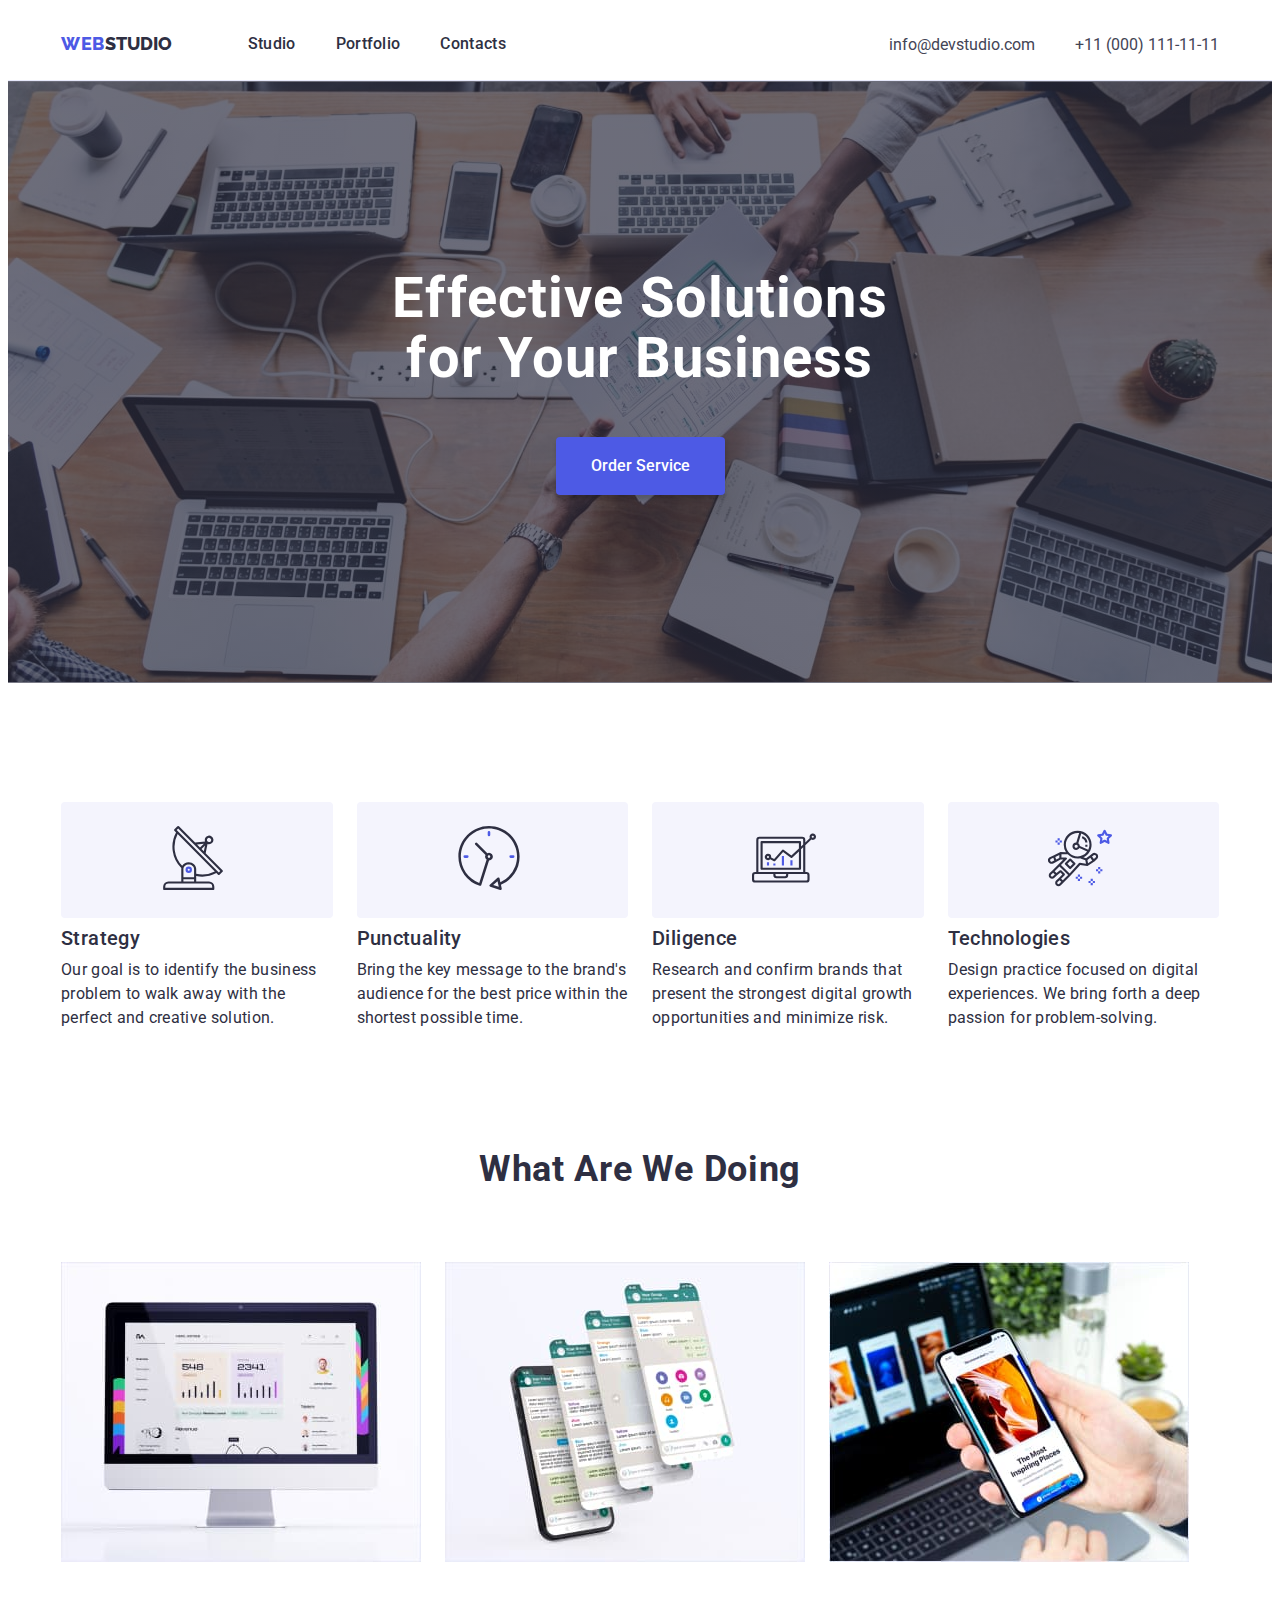
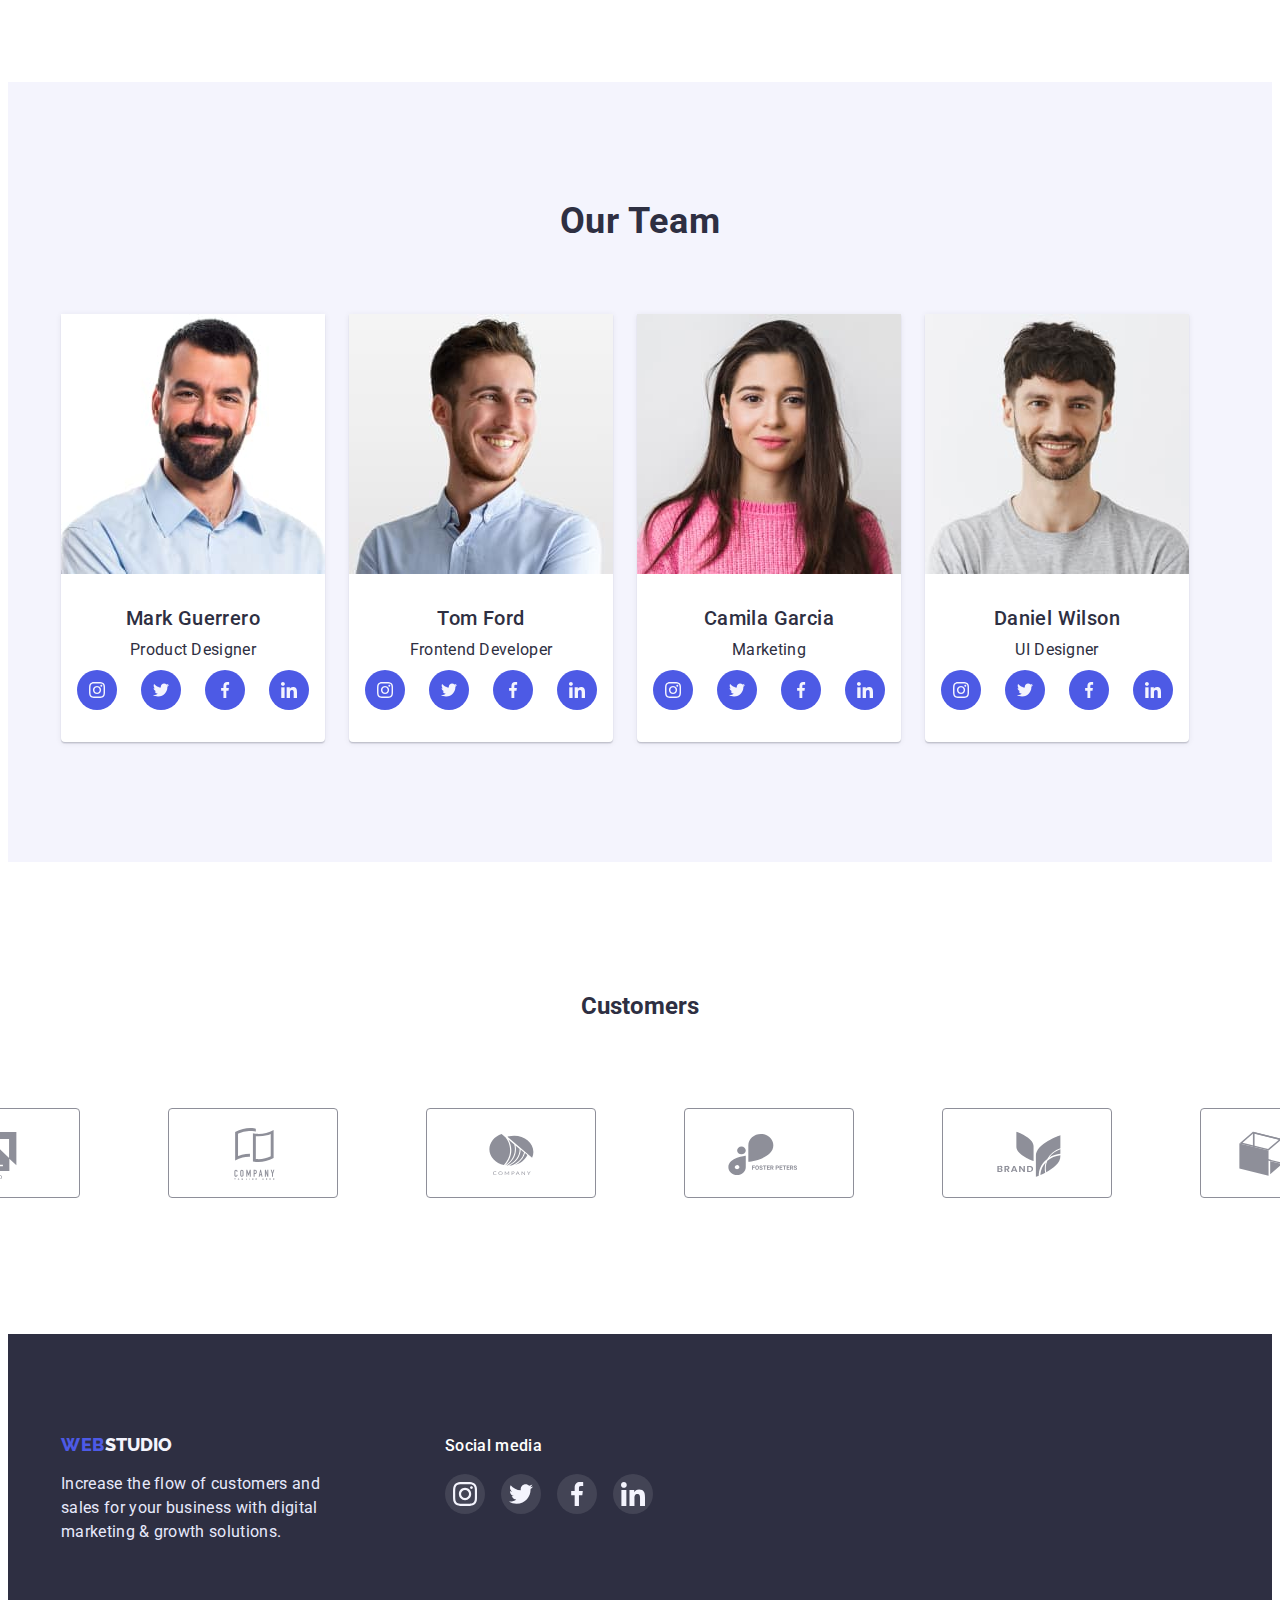
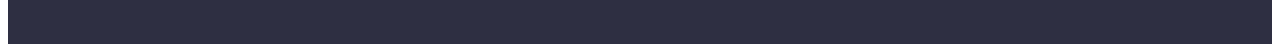
<file: index.html>
<!DOCTYPE html>
<html lang="en">
  <head>
    <meta charset="UTF-8" />
    <meta http-equiv="X-UA-Compatible" content="IE=edge" />
    <meta name="viewport" content="width=device-width, initial-scale=1.0" />
    <title>goit-markup-hw-01</title>
    <link rel="preconnect" href="https://fonts.googleapis.com" />
    <link rel="preconnect" href="https://fonts.gstatic.com" crossorigin />
    <link
      href="https://fonts.googleapis.com/css2?family=Raleway:wght@800&family=Roboto:wght@400;500;700&display=swap"
      rel="stylesheet"
    />
    <link
      rel="stylesheet"
      href="https://cdnjs.cloudflare.com/ajax/libs/modern-normalize/1.1.0/modern-normalize.min.css"
      integrity="sha512-wpPYUAdjBVSE4KJnH1VR1HeZfpl1ub8YT/NKx4PuQ5NmX2tKuGu6U/JRp5y+Y8XG2tV+wKQpNHVUX03MfMFn9Q=="
      crossorigin="anonymous"
      referrerpolicy="no-referrer"
    />
    <link rel="stylesheet" href="./css/styles.css" />
  </head>
  <body>
    <header class="header">
      <div class="container header-container">
        <nav class="header-navigation">
          <a href="./index.html" class="header-logo">
            <span class="header-logo-web-text">Web</span>Studio</a
          >
          <ul class="header-list list">
            <li class="header-item">
              <a href="./index.html" class="header-link link">Studio</a>
            </li>
            <li class="header-item">
              <a href="./portfolio.html" class="header-link link">Portfolio</a>
            </li>
            <li class="header-item">
              <a href="#" class="header-link link">Contacts</a>
            </li>
          </ul>
        </nav>
        <address class="contacts">
          <ul class="contacts-list list">
            <li class="contact-item">
              <a href="mailto:info@devstudio.com" class="contact-link link"
                >info@devstudio.com</a
              >
            </li>
            <li class="contact-item">
              <a href="tel:+110001111111" class="contact-link link"
                >+11 (000) 111-11-11</a
              >
            </li>
          </ul>
        </address>
      </div>
    </header>
    <main>
      <section class="main">
        <div class="container">
          <h1 class="main-header">Effective Solutions for Your Business</h1>
          <button class="main-btn" type="button">Order Service</button>
        </div>
      </section>
      <section class="attitudes">
        <div class="container attitudes-container">
          <h2 class="visually-hidden">Company list of attitudes</h2>
          <ul class="attitudes-list list">
            <li class="attitudes-item">
              <div class="attitudes-icons">
                <a href="" class="svg-icon"></a>
                <svg width="64" height="64">
                  <use href="./images/attitudes-icons.svg#icon-antenna-1"></use>
                </svg>
              </div>
              <h3 class="attitudes-item-title title">Strategy</h3>
              <p class="attitudes-item-text">
                Our goal is to identify the business problem to walk away with
                the perfect and creative solution.
              </p>
            </li>
            <li class="attitudes-item">
              <div class="attitudes-icons">
                <a href="" class="svg-icon"></a>
                <svg width="64" height="64">
                  <use href="./images/attitudes-icons.svg#icon-clock-1"></use>
                </svg>
              </div>
              <h3 class="attitudes-item-title title">Punctuality</h3>
              <p class="attitudes-item-text">
                Bring the key message to the brand's audience for the best price
                within the shortest possible time.
              </p>
            </li>
            <li class="attitudes-item">
              <div class="attitudes-icons">
                <a href="" class="svg-icon"></a>
                <svg width="64" height="64">
                  <use href="./images/attitudes-icons.svg#icon-diagram-1"></use>
                </svg>
              </div>
              <h3 class="attitudes-item-title title">Diligence</h3>
              <p class="attitudes-item-text">
                Research and confirm brands that present the strongest digital
                growth opportunities and minimize risk.
              </p>
            </li>
            <li class="attitudes-item">
              <div class="attitudes-icons">
                <a href="" class="svg-icon"></a>
                <svg width="64" height="64">
                  <use
                    href="./images/attitudes-icons.svg#icon-astronaut-1"
                  ></use>
                </svg>
              </div>
              <h3 class="attitudes-item-title title">Technologies</h3>
              <p class="attitudes-item-text">
                Design practice focused on digital experiences. We bring forth a
                deep passion for problem-solving.
              </p>
            </li>
          </ul>
        </div>
      </section>
      <section class="products">
        <div class="container products-container">
          <h2 class="products-header">What are we doing</h2>
          <ul class="products-list list">
            <li class="products-item">
              <img
                src="./images/i-mac.jpg"
                alt="iMac"
                width="360"
                height="300"
              />
            </li>
            <li class="products-item">
              <img
                src="./images/mobiles.jpg"
                alt="Mobiles"
                width="360"
                height="300"
              />
            </li>
            <li class="products-item">
              <img
                src="./images/different-devices.jpg"
                alt="Different devices"
                width="360"
                height="300"
              />
            </li>
          </ul>
        </div>
      </section>
      <section class="team">
        <div class="container team-container">
          <h2 class="team-header">Our Team</h2>
          <ul class="team-list list">
            <li class="team-item">
              <img
                src="./images/mark-guerrero.jpg"
                alt="Mark Guerrero"
                width="264"
                height="260"
              />
              <div class="photo-caption">
                <h3 class="team-item-header">Mark Guerrero</h3>
                <p class="team-item-text">Product Designer</p>
                <ul class="photo-caption-soc-list list">
                  <li class="photo-caption-soc-item">
                    <a href="" class="photo-caption-soc-link link">
                      <svg
                        class="photo-caption-soc-icon"
                        width="16"
                        height="16"
                      >
                        <use
                          href="./images/team-soc-icons.svg#icon-instagram-2-1"
                        ></use>
                      </svg>
                    </a>
                  </li>
                  <li class="photo-caption-soc-item">
                    <a href="" class="photo-caption-soc-link link">
                      <svg
                        class="photo-caption-soc-icon"
                        width="16"
                        height="16"
                      >
                        <use
                          href="./images/team-soc-icons.svg#icon-twitter-1-1"
                        ></use>
                      </svg>
                    </a>
                  </li>
                  <li class="photo-caption-soc-item">
                    <a href="" class="photo-caption-soc-link link">
                      <svg
                        class="photo-caption-soc-icon"
                        width="16"
                        height="16"
                      >
                        <use
                          href="./images/team-soc-icons.svg#icon-facebook-1-1"
                        ></use>
                      </svg>
                    </a>
                  </li>
                  <li class="photo-caption-soc-item">
                    <a href="" class="photo-caption-soc-link link">
                      <svg
                        class="photo-caption-soc-icon"
                        width="16"
                        height="16"
                      >
                        <use
                          href="./images/team-soc-icons.svg#icon-linkedin-1-1"
                        ></use>
                      </svg>
                    </a>
                  </li>
                </ul>
              </div>
            </li>
            <li class="team-item">
              <img
                src="./images/tom-ford.jpg"
                alt="Tom Ford"
                width="264"
                height="260"
              />
              <div class="photo-caption">
                <h3 class="team-item-header">Tom Ford</h3>
                <p class="team-item-text">Frontend Developer</p>
                <ul class="photo-caption-soc-list list">
                  <li class="photo-caption-soc-item">
                    <a href="" class="photo-caption-soc-link link">
                      <svg
                        class="photo-caption-soc-icon"
                        width="16"
                        height="16"
                      >
                        <use
                          href="./images/team-soc-icons.svg#icon-instagram-2-1"
                        ></use>
                      </svg>
                    </a>
                  </li>
                  <li class="photo-caption-soc-item">
                    <a href="" class="photo-caption-soc-link link">
                      <svg
                        class="photo-caption-soc-icon"
                        width="16"
                        height="16"
                      >
                        <use
                          href="./images/team-soc-icons.svg#icon-twitter-1-1"
                        ></use>
                      </svg>
                    </a>
                  </li>
                  <li class="photo-caption-soc-item">
                    <a href="" class="photo-caption-soc-link link">
                      <svg
                        class="photo-caption-soc-icon"
                        width="16"
                        height="16"
                      >
                        <use
                          href="./images/team-soc-icons.svg#icon-facebook-1-1"
                        ></use>
                      </svg>
                    </a>
                  </li>
                  <li class="photo-caption-soc-item">
                    <a href="" class="photo-caption-soc-link link">
                      <svg
                        class="photo-caption-soc-icon"
                        width="16"
                        height="16"
                      >
                        <use
                          href="./images/team-soc-icons.svg#icon-linkedin-1-1"
                        ></use>
                      </svg>
                    </a>
                  </li>
                </ul>
              </div>
            </li>
            <li class="team-item">
              <img
                src="./images/camila-garcia.jpg"
                alt="Camila Garcia"
                width="264"
                height="260"
              />
              <div class="photo-caption">
                <h3 class="team-item-header">Camila Garcia</h3>
                <p class="team-item-text">Marketing</p>
                <ul class="photo-caption-soc-list list">
                  <li class="photo-caption-soc-item">
                    <a href="" class="photo-caption-soc-link link">
                      <svg
                        class="photo-caption-soc-icon"
                        width="16"
                        height="16"
                      >
                        <use
                          href="./images/team-soc-icons.svg#icon-instagram-2-1"
                        ></use>
                      </svg>
                    </a>
                  </li>
                  <li class="photo-caption-soc-item">
                    <a href="" class="photo-caption-soc-link link">
                      <svg
                        class="photo-caption-soc-icon"
                        width="16"
                        height="16"
                      >
                        <use
                          href="./images/team-soc-icons.svg#icon-twitter-1-1"
                        ></use>
                      </svg>
                    </a>
                  </li>
                  <li class="photo-caption-soc-item">
                    <a href="" class="photo-caption-soc-link link">
                      <svg
                        class="photo-caption-soc-icon"
                        width="16"
                        height="16"
                      >
                        <use
                          href="./images/team-soc-icons.svg#icon-facebook-1-1"
                        ></use>
                      </svg>
                    </a>
                  </li>
                  <li class="photo-caption-soc-item">
                    <a href="" class="photo-caption-soc-link link">
                      <svg
                        class="photo-caption-soc-icon"
                        width="16"
                        height="16"
                      >
                        <use
                          href="./images/team-soc-icons.svg#icon-linkedin-1-1"
                        ></use>
                      </svg>
                    </a>
                  </li>
                </ul>
              </div>
            </li>
            <li class="team-item">
              <img
                src="./images/daniel-wilson.jpg"
                alt="Daniel Wilson"
                width="264"
                height="260"
              />
              <div class="photo-caption">
                <h3 class="team-item-header">Daniel Wilson</h3>
                <p class="team-item-text">UI Designer</p>
                <ul class="photo-caption-soc-list list">
                  <li class="photo-caption-soc-item">
                    <a href="" class="photo-caption-soc-link link">
                      <svg
                        class="photo-caption-soc-icon"
                        width="16"
                        height="16"
                      >
                        <use
                          href="./images/team-soc-icons.svg#icon-instagram-2-1"
                        ></use>
                      </svg>
                    </a>
                  </li>
                  <li class="photo-caption-soc-item">
                    <a href="" class="photo-caption-soc-link link">
                      <svg
                        class="photo-caption-soc-icon"
                        width="16"
                        height="16"
                      >
                        <use
                          href="./images/team-soc-icons.svg#icon-twitter-1-1"
                        ></use>
                      </svg>
                    </a>
                  </li>
                  <li class="photo-caption-soc-item">
                    <a href="" class="photo-caption-soc-link link">
                      <svg
                        class="photo-caption-soc-icon"
                        width="16"
                        height="16"
                      >
                        <use
                          href="./images/team-soc-icons.svg#icon-facebook-1-1"
                        ></use>
                      </svg>
                    </a>
                  </li>
                  <li class="photo-caption-soc-item">
                    <a href="" class="photo-caption-soc-link link">
                      <svg
                        class="photo-caption-soc-icon"
                        width="16"
                        height="16"
                      >
                        <use
                          href="./images/team-soc-icons.svg#icon-linkedin-1-1"
                        ></use>
                      </svg>
                    </a>
                  </li>
                </ul>
              </div>
            </li>
          </ul>
        </div>
      </section>
      <section class="customers">
        <div class="container">
          <h2 class="customers-header">Customers</h2>
          <ul class="customers-icon-list list">
            <li class="customers-icon-item">
              <a href="" class="customers-icon-link link">
                <svg class="customers-icon" width="104" height="56">
                  <use href="./images/customers-icons.svg#icon-Logo"></use>
                </svg>
              </a>
            </li>
            <li class="customers-icon-item">
              <a href="" class="customers-icon-link link">
                <svg class="customers-icon" width="104" height="56">
                  <use href="./images/customers-icons.svg#icon-Logo-1"></use>
                </svg>
              </a>
            </li>
            <li class="customers-icon-item">
              <a href="" class="customers-icon-link link">
                <svg class="customers-icon" width="104" height="56">
                  <use href="./images/customers-icons.svg#icon-Logo-2"></use>
                </svg>
              </a>
            </li>
            <li class="customers-icon-item">
              <a href="" class="customers-icon-link link">
                <svg class="customers-icon" width="104" height="56">
                  <use href="./images/customers-icons.svg#icon-Logo-3"></use>
                </svg>
              </a>
            </li>
            <li class="customers-icon-item">
              <a href="" class="customers-icon-link link">
                <svg class="customers-icon" width="104" height="56">
                  <use href="./images/customers-icons.svg#icon-Logo-4"></use>
                </svg>
              </a>
            </li>
            <li class="customers-icon-item">
              <a href="" class="customers-icon-link link">
                <svg class="customers-icon" width="104" height="56">
                  <use href="./images/customers-icons.svg#icon-Logo-5"></use>
                </svg>
              </a>
            </li>
          </ul>
        </div>
      </section>
    </main>
    <footer class="footer">
      <div class="container footer-container">
        <div class="footer-block-one">
          <a href="./index.html" class="footer-logo"
            ><span class="footer-logo-web-text">Web</span>Studio</a
          >
          <p class="footer-title">
            Increase the flow of customers and sales for your business with
            digital marketing & growth solutions.
          </p>
        </div>
        <div class="social-media">
          <h2 class="social-media-header">Social media</h2>
          <ul class="social-media-list list">
            <li class="social-media-item">
              <a href="" class="social-media-link link">
                <svg class="social-media-icon" width="24" height="24">
                  <use
                    href="./images/team-soc-icons.svg#icon-instagram-2-1"
                  ></use>
                </svg>
              </a>
            </li>
            <li class="social-media-item">
              <a href="" class="social-media-link link">
                <svg class="social-media-icon" width="24" height="24">
                  <use
                    href="./images/team-soc-icons.svg#icon-twitter-1-1"
                  ></use>
                </svg>
              </a>
            </li>
            <li class="social-media-item">
              <a href="" class="social-media-link link">
                <svg class="social-media-icon" width="24" height="24">
                  <use
                    href="./images/team-soc-icons.svg#icon-facebook-1-1"
                  ></use>
                </svg>
              </a>
            </li>
            <li class="social-media-item">
              <a href="" class="social-media-link link">
                <svg class="social-media-icon" width="24" height="24">
                  <use
                    href="./images/team-soc-icons.svg#icon-linkedin-1-1"
                  ></use>
                </svg>
              </a>
            </li>
          </ul>
        </div>
      </div>
    </footer>
  </body>
</html>
</file>
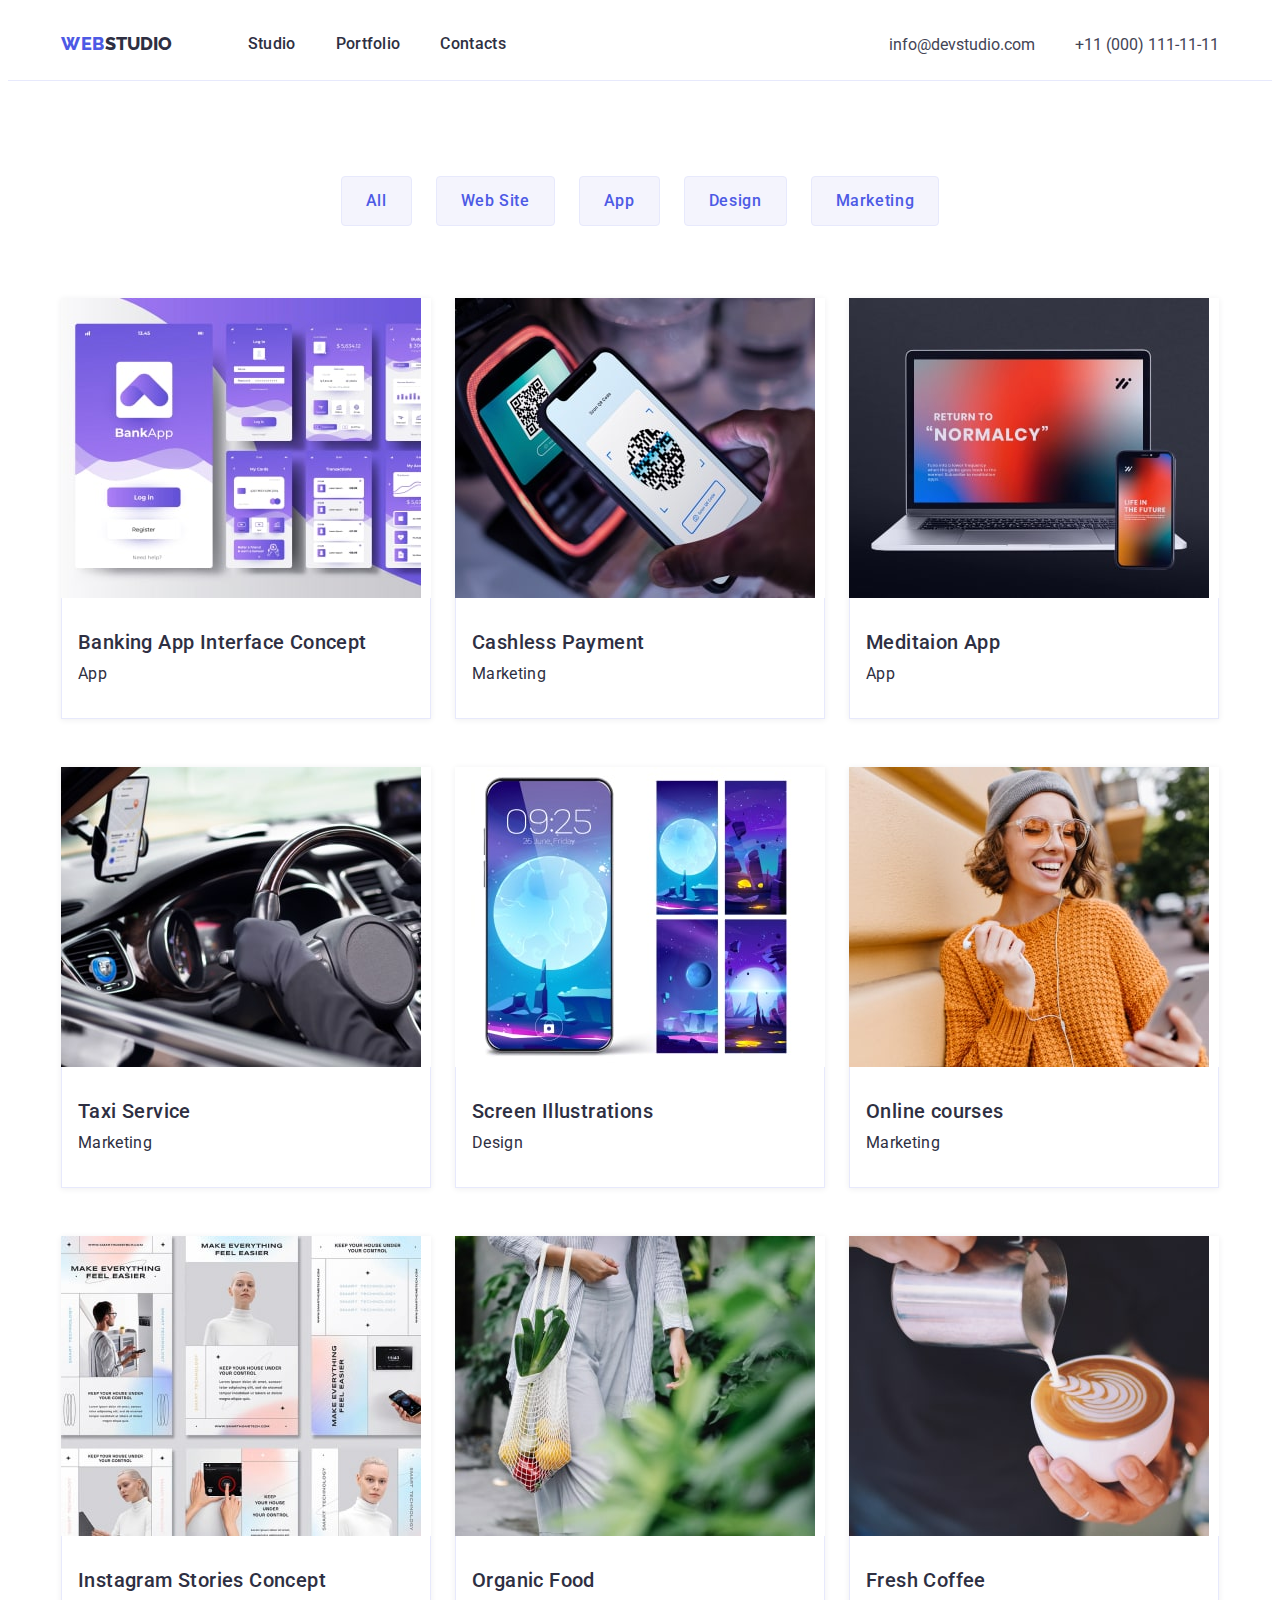
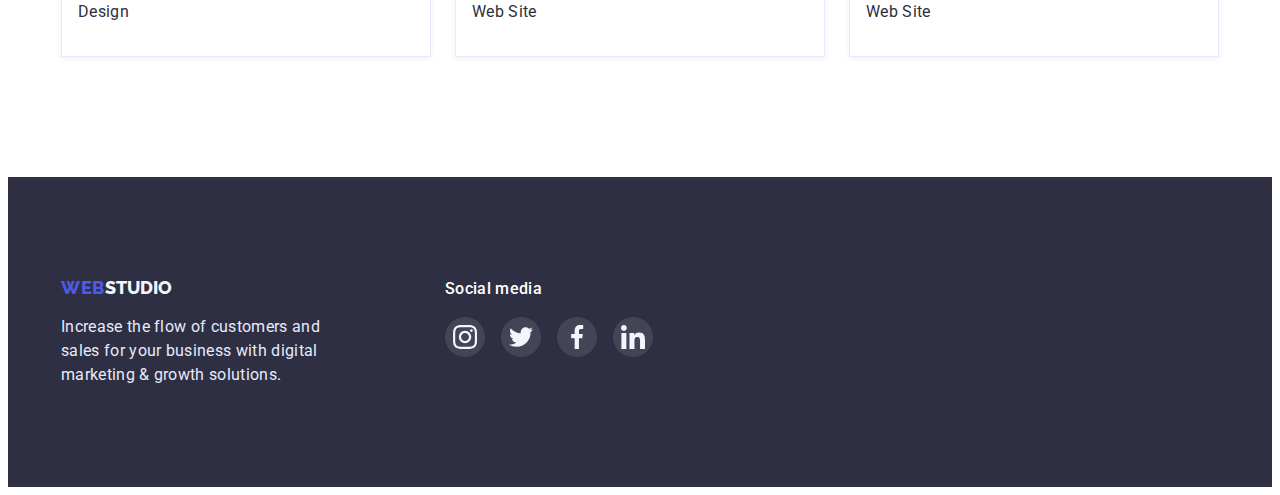
<file: portfolio.html>
<!DOCTYPE html>
<html lang="en">
  <head>
    <meta charset="UTF-8" />
    <meta http-equiv="X-UA-Compatible" content="IE=edge" />
    <meta name="viewport" content="width=device-width, initial-scale=1.0" />
    <title>goit-markup-hw-02</title>
    <link rel="preconnect" href="https://fonts.googleapis.com" />
    <link rel="preconnect" href="https://fonts.gstatic.com" crossorigin />
    <link
      href="https://fonts.googleapis.com/css2?family=Raleway:wght@800&family=Roboto:wght@400;500;700&display=swap"
      rel="stylesheet"
    />
    <link
      rel="stylesheet"
      href="https://cdnjs.cloudflare.com/ajax/libs/modern-normalize/1.1.0/modern-normalize.min.css"
      integrity="sha512-wpPYUAdjBVSE4KJnH1VR1HeZfpl1ub8YT/NKx4PuQ5NmX2tKuGu6U/JRp5y+Y8XG2tV+wKQpNHVUX03MfMFn9Q=="
      crossorigin="anonymous"
      referrerpolicy="no-referrer"
    />
    <link rel="stylesheet" href="./css/styles.css" />
  </head>
  <body>
    <header class="header">
      <div class="container header-container">
        <nav class="header-navigation">
          <a href="./index.html" class="header-logo">
            <span class="header-logo-web-text">Web</span>Studio</a
          >
          <ul class="header-list list">
            <li class="header-item">
              <a href="./index.html" class="header-link link">Studio</a>
            </li>
            <li class="header-item">
              <a href="./portfolio.html" class="header-link link">Portfolio</a>
            </li>
            <li class="header-item">
              <a href="#" class="header-link link">Contacts</a>
            </li>
          </ul>
        </nav>
        <address class="contacts">
          <ul class="contacts-list list">
            <li class="contact-item">
              <a href="mailto:info@devstudio.com" class="contact-link link"
                >info@devstudio.com</a
              >
            </li>
            <li class="contact-item">
              <a href="tel:+110001111111" class="contact-link link"
                >+11 (000) 111-11-11</a
              >
            </li>
          </ul>
        </address>
      </div>
    </header>
    <main>
      <section class="portfolio">
        <div class="container portfolio-container">
          <h1 class="visually-hidden">Portfolio</h1>
          <ul class="portfolio-buttons-list list">
            <li class="portfolio-buttons-item">
              <button class="portfolio-buttons-item-btn" type="button">
                All
              </button>
            </li>
            <li class="portfolio-buttons-item">
              <button class="portfolio-buttons-item-btn" type="button">
                Web Site
              </button>
            </li>
            <li class="portfolio-buttons-item">
              <button class="portfolio-buttons-item-btn" type="button">
                App
              </button>
            </li>
            <li class="portfolio-buttons-item">
              <button class="portfolio-buttons-item-btn" type="button">
                Design
              </button>
            </li>
            <li class="portfolio-buttons-item">
              <button class="portfolio-buttons-item-btn" type="button">
                Marketing
              </button>
            </li>
          </ul>
          <div class="portfolio-producs-wrap">
            <ul class="portfolio-products-list list">
              <li class="portfolio-product-item">
                <img
                  src="./images/banking-app.jpg"
                  alt="Banking App Interface Concept"
                  width="360"
                  height="300"
                />
                <div class="products-caption">
                  <h2 class="portfolio-product-item-header">
                    Banking App Interface Concept
                  </h2>
                  <p class="portfolio-product-item-text">App</p>
                </div>
              </li>
              <li class="portfolio-product-item">
                <img
                  src="./images/cashless-payment.jpg"
                  alt="Cashless Payment"
                  width="360"
                  height="300"
                />
                <div class="products-caption">
                  <h2 class="portfolio-product-item-header">
                    Cashless Payment
                  </h2>
                  <p class="portfolio-product-item-text">Marketing</p>
                </div>
              </li>
              <li class="portfolio-product-item">
                <img
                  src="./images/meditation-app.jpg"
                  alt="Meditation App"
                  width="360"
                  height="300"
                />
                <div class="products-caption">
                  <h2 class="portfolio-product-item-header">Meditaion App</h2>
                  <p class="portfolio-product-item-text">App</p>
                </div>
              </li>
              <li class="portfolio-product-item">
                <img
                  src="./images/taxi-service.jpg"
                  alt="Taxi Service"
                  width="360"
                  height="300"
                />
                <div class="products-caption">
                  <h2 class="portfolio-product-item-header">Taxi Service</h2>
                  <p class="portfolio-product-item-text">Marketing</p>
                </div>
              </li>
              <li class="portfolio-product-item">
                <img
                  src="./images/screen-illustrations.jpg"
                  alt="Screen Illustrations"
                  width="360"
                  height="300"
                />
                <div class="products-caption">
                  <h2 class="portfolio-product-item-header">
                    Screen Illustrations
                  </h2>
                  <p class="portfolio-product-item-text">Design</p>
                </div>
              </li>
              <li class="portfolio-product-item">
                <img
                  src="./images/online-courses.jpg"
                  alt="Online Courses"
                  width="360"
                  height="300"
                />
                <div class="products-caption">
                  <h2 class="portfolio-product-item-header">Online courses</h2>
                  <p class="portfolio-product-item-text">Marketing</p>
                </div>
              </li>
              <li class="portfolio-product-item">
                <img
                  src="./images/instagram-stories-concept.jpg"
                  alt="Instagram Stories Concept"
                  width="360"
                  height="300"
                />
                <div class="products-caption">
                  <h2 class="portfolio-product-item-header">
                    Instagram Stories Concept
                  </h2>
                  <p class="portfolio-product-item-text">Design</p>
                </div>
              </li>
              <li class="portfolio-product-item">
                <img
                  src="./images/organic-food.jpg"
                  alt="Organic Food"
                  width="360"
                  height="300"
                />
                <div class="products-caption">
                  <h2 class="portfolio-product-item-header">Organic Food</h2>
                  <p class="portfolio-product-item-text">Web Site</p>
                </div>
              </li>
              <li class="portfolio-product-item">
                <img
                  src="./images/fresh-coffee.jpg"
                  alt="Fresh Coffee"
                  width="360"
                  height="300"
                />
                <div class="products-caption">
                  <h2 class="portfolio-product-item-header">Fresh Coffee</h2>
                  <p class="portfolio-product-item-text">Web Site</p>
                </div>
              </li>
            </ul>
          </div>
        </div>
      </section>
    </main>
    <footer class="footer">
      <div class="container footer-container">
        <div class="footer-block-one">
          <a href="./index.html" class="footer-logo"
            ><span class="footer-logo-web-text">Web</span>Studio</a
          >
          <p class="footer-title">
            Increase the flow of customers and sales for your business with
            digital marketing & growth solutions.
          </p>
        </div>
        <div class="social-media">
          <h2 class="social-media-header">Social media</h2>
          <ul class="social-media-list list">
            <li class="social-media-item">
              <a href="" class="social-media-link link">
                <svg class="social-media-icon" width="24" height="24">
                  <use
                    href="./images/team-soc-icons.svg#icon-instagram-2-1"
                  ></use>
                </svg>
              </a>
            </li>
            <li class="social-media-item">
              <a href="" class="social-media-link link">
                <svg class="social-media-icon" width="24" height="24">
                  <use
                    href="./images/team-soc-icons.svg#icon-twitter-1-1"
                  ></use>
                </svg>
              </a>
            </li>
            <li class="social-media-item">
              <a href="" class="social-media-link link">
                <svg class="social-media-icon" width="24" height="24">
                  <use
                    href="./images/team-soc-icons.svg#icon-facebook-1-1"
                  ></use>
                </svg>
              </a>
            </li>
            <li class="social-media-item">
              <a href="" class="social-media-link link">
                <svg class="social-media-icon" width="24" height="24">
                  <use
                    href="./images/team-soc-icons.svg#icon-linkedin-1-1"
                  ></use>
                </svg>
              </a>
            </li>
          </ul>
        </div>
      </div>
    </footer>
  </body>
</html>
</file>
<file: css/styles.css>
body {
  font-family: "Roboto", sans-serif;
  color: var(--main-dark-color);
}

:root {
  --main-dark-color: #2e2f42;
  --main-line-height: 1.5;
  --main-white-color: #ffffff;
  --font-family-raleway: "Raleway";
  --logo-and-btn-color: #4d5ae5;
  --focus-and-hover-color: #404bbf;
  --dark-color: #434455;
  --light-color: #f4f4fd;
  --dark-light-color: #e7e9fc;
}

.visually-hidden {
  width: 1px;
  height: 1px;
  margin: -1px;
  border: 0;
  padding: 0;
  white-space: nowrap;
  clip-path: inset(100%);
  clip: rect(0 0 0 0);
  overflow: hidden;
}

.container {
  max-width: 1158px;
  padding: 0 15px;
  margin: 0 auto;
}

.list {
  list-style: none;
}

.link {
  text-decoration: none;
}

h1,
h2,
h3,
h4,
h5,
h6,
p {
  margin: 0;
}

ul {
  margin: 0;
  padding-left: 0;
}

img {
  display: block;
  height: auto;
}

/* --------------------- index.html file ------------- */

/* --------------------- HEADER ------------- section */

/* цвет основного текста черный: color: #2E2F42; */
/* вторичный цвет текста светло черный: color: #434455; */
/* светлый:  color: #E7E9FC;*/
/* контакт цвет: color: #434455; */
/* акцент */
/* .header {
  width: 1440;
} */

.header {
  background-color: var(--main-white-color);
  padding-top: 24px;
  padding-bottom: 24px;
  box-sizing: border-box;
  background: var(--main-white-color);
  border-bottom: 1px solid var(--dark-light-color);
}

.header-container {
  display: flex;
  align-items: center;
}

.header-container .header-navigation {
  display: flex;
  align-items: center;
}

.header-logo {
  font-family: var(--font-family-raleway);
  color: var(--main-dark-color);
  text-transform: uppercase;
  font-weight: 800;
  font-size: 18px;
  line-height: 1.33;
  text-decoration: none;
}

.header-logo-web-text {
  font-family: var(--font-family-raleway);
  font-weight: 800;
  font-size: 18px;
  line-height: 1.33;
  letter-spacing: 0.03em;
  text-transform: uppercase;
  color: var(--logo-and-btn-color);
}

.header-list {
  font-weight: 500;
  font-size: 16px;
  line-height: var(--main-line-height);
  letter-spacing: 0.02em;
  color: var(--main-dark-color);
  display: flex;
  margin-left: 76px;
}

.header-item {
  margin-right: 40px;
}

.header-item:last-child {
  margin-right: 0;
}

.header-link {
  color: var(--main-dark-color);
}

.header-link:hover,
.header-link:focus {
  color: var(--focus-and-hover-color);
}

.contacts {
  font-style: normal;
  margin-left: auto;
}

.contact-link {
  color: var(--dark-color);
  padding: 24px 0;
}

.contact-link:hover,
.contact-link:focus {
  color: var(--focus-and-hover-color);
}

.contacts-list {
  display: flex;
}

.contact-item {
  margin-right: 40px;
}

.contact-item:last-child {
  margin-right: 0;
}

/* -------------------------- MAIN -------------------- section */

.main {
  background-image: linear-gradient(
      rgba(46, 47, 66, 0.7),
      rgba(46, 47, 66, 0.7)
    ),
    url(../images/people-office.jpg);
  background-repeat: no-repeat;
  background-position: center center;
  background-size: 1440px, 1440px, cover;
  padding-top: 188px;
  padding-bottom: 188px;
}

.main-header {
  font-size: 56px;
  line-height: 1.07;
  letter-spacing: 0.02em;
  color: var(--main-white-color);
  margin-bottom: 48px;
  max-width: 500px;
  text-align: center;
  margin-left: auto;
  margin-right: auto;
}

.main-btn {
  font-family: inherit;
  background: var(--logo-and-btn-color);
  color: var(--main-white-color);
  font-weight: 500;
  font-size: 16px;
  line-height: var(--main-line-height);
  box-shadow: 0px 4px 4px rgba(0, 0, 0, 0.15);
  border-radius: 4px;
  cursor: pointer;
  display: block;
  flex-direction: row;
  align-items: flex-start;
  padding-top: 16px;
  padding-bottom: 16px;
  margin-left: auto;
  margin-right: auto;
  min-width: 169px;
  min-height: 56px;
  gap: 10px;
  border: 1px solid transparent;
}

.main-btn:focus,
.main-btn:hover {
  background: var(--focus-and-hover-color);
  border: 1px solid transparent;
}

/* ------------------- ATTITUDES --------------------- section */

.attitudes {
  padding: 120px 0;
}

.attitudes-list {
  display: flex;
}

.attitudes-item {
  margin-right: 24px;
  width: calc(100% / 4);
}

.attitudes-item:last-child {
  margin-right: 0;
}

.attitudes-item-title {
  font-weight: 500;
  font-size: 20px;
  line-height: 1.2;
  letter-spacing: 0.02em;
  color: var(--main-dark-color);
  margin-bottom: 8px;
}

.attitudes-item-text {
  font-size: 16px;
  line-height: var(--main-line-height);
  letter-spacing: 0.02em;
  color: var(--main-dark-color);
}

.attitudes-icons {
  padding: 24px 100px;
  background-color: var(--light-color);
  border-radius: 4px;
  margin-bottom: 8px;
}

/* ---------------------- PRODUCTS ------------- section */

.products {
  padding: 0 0 120px 0;
}

.products-header {
  font-size: 36px;
  line-height: 1.11;
  letter-spacing: 0.02em;
  text-transform: capitalize;
  color: var(--main-dark-color);
  margin-bottom: 72px;
  text-align: center;
}

.products-list {
  display: flex;
}

.products-item {
  display: flex;
  flex-direction: column;
  align-items: flex-start;
  margin-right: 24px;
}

.products-item:last-child {
  margin-right: 0;
}

/* ----------------------- TEAM ------------------- section */

.team {
  background: var(--light-color);
  padding: 120px 0;
}

.team-header {
  font-size: 36px;
  line-height: 1.11;
  letter-spacing: 0.02em;
  text-transform: capitalize;
  color: var(--main-dark-color);
  margin-bottom: 72px;
  text-align: center;
}

.team-list {
  display: flex;
}

.team-item {
  background-color: var(--main-white-color);
  margin-right: 24px;
  box-shadow: 0px 1px 6px rgba(46, 47, 66, 0.08),
    0px 1px 1px rgba(46, 47, 66, 0.16), 0px 2px 1px rgba(46, 47, 66, 0.08);
  border-radius: 0px 0px 4px 4px;
}

.team-item:last-child {
  margin-right: 0;
}

.team-item-header {
  font-weight: 500;
  font-size: 20px;
  line-height: 1.2;
  letter-spacing: 0.02em;
  color: var(--main-dark-color);
  margin-bottom: 8px;
}

.team-item-text {
  font-size: 16px;
  line-height: var(--main-line-height);
  letter-spacing: 0.02em;
  color: var(--main-dark-color);
}

.photo-caption {
  bottom: 0;
  padding: 32px 16px;
  text-align: center;
  transition: bottom 0.5s ease;
  align-items: center;
}

.photo-caption-soc-list {
  display: flex;
  margin-top: 8px;
}

.photo-caption-soc-item {
  margin-right: 24px;
  background-color: var(--logo-and-btn-color);
  border-radius: 50px;
}

.photo-caption-soc-item:last-child {
  margin-right: 0;
}

.photo-caption-soc-link {
  display: flex;
  align-items: center;
  justify-content: center;
  width: 40px;
  height: 40px;
}

.photo-caption-soc-link:focus,
.photo-caption-soc-link:hover {
  background: var(--focus-and-hover-color);
  border-radius: 50px;
}

/* ----------------------- CUSTOMERS ------------------- section */

.customers {
  padding: 130px 0 120px 0;
}

.customers-header {
  text-align: center;
  padding-bottom: 72px;
}

.customers-icon-list {
  display: flex;
  justify-content: center;
}

.customers-icon-item {
  box-sizing: border-box;
  padding: 16px 32px;
  margin-right: 24px;
}

.customers-icon-item:last-child {
  margin-right: 0;
}

.customers-icon-link {
  display: flex;
  align-items: center;
  justify-content: center;
  width: 168px;
  height: 88px;
  fill: #8e8f99;
  border: 1px solid #8e8f99;
  border-radius: 4px;
}

.customers-icon-link:hover,
.customers-icon-link:focus {
  border-color: #404bbf;
}

.customers-icon-link:hover .customers-icon,
.customers-icon-link:focus .customers-icon {
  fill: #404bbf;
}

/* ----------------------- FOOTER ------------------- section */

.footer {
  background: var(--main-dark-color);
  padding: 100px 0;
}

.footer-logo {
  font-family: var(--font-family-raleway);
  font-weight: 800;
  font-size: 18px;
  line-height: calc(21 / 18);
  text-transform: uppercase;
  text-decoration: none;
  color: var(--light-color);
}

.footer-logo-web-text {
  font-family: var(--font-family-raleway);
  font-weight: 800;
  font-size: 18px;
  line-height: 1.16;
  letter-spacing: 0.03em;
  text-transform: uppercase;
  color: var(--logo-and-btn-color);
}

.footer-title {
  font-size: 16px;
  line-height: var(--main-line-height);
  letter-spacing: 0.02em;
  color: var(--dark-light-color);
  width: 264px;
  height: 72px;
  left: 156px;
  top: 2418px;
  margin-top: 16px;
}

.footer-container {
  display: flex;
}

.social-media {
  margin-left: 120px;
}

.social-media-header {
  font-weight: 500;
  font-size: 16px;
  line-height: var(--main-line-height);
  letter-spacing: 0.02em;
  color: var(--main-white-color);
  margin-bottom: 16px;
}

.social-media-list {
  display: flex;
}

.social-media-item {
  background-color: rgba(255, 255, 255, 0.1);
  border-radius: 50%;
  margin-right: 16px;
}

.social-media-item:last-child {
  margin-right: 0;
}

.social-media-link {
  height: 40px;
  width: 40px;
  display: flex;
  align-items: center;
  justify-content: center;
}

.social-media-link:focus,
.social-media-link:hover {
  background: #31d0aa;
  border-radius: 50px;
}

/* --------------------- portfolio.html file ------------- */

/* ----------------------- PORTFOLIO ------------------- section */

.portfolio {
  padding: 96px 0 120px 0;
}

.portfolio-buttons-list {
  display: flex;
  column-gap: 24px;
  justify-content: center;
}

.portfolio-buttons-item-btn {
  background-color: var(--light-color);
  border: 1px solid var(--dark-light-color);
  font-family: inherit;
  border-radius: 4px;
  color: var(--logo-and-btn-color);
  font-weight: 500;
  font-size: 16px;
  line-height: var(--main-line-height);
  letter-spacing: 0.04em;
  cursor: pointer;

  display: flex;
  flex-direction: row;
  align-items: flex-start;
  padding: 12px 24px;
}

.portfolio-buttons-item-btn:hover,
.portfolio-buttons-item-btn:focus {
  background-color: var(--focus-and-hover-color);
  box-shadow: 0px 3px 1px rgba(0, 0, 0, 0.1), 0px 2px 1px rgba(0, 0, 0, 0.08),
    0px 2px 2px rgba(0, 0, 0, 0.12);
  border-radius: 4px;
  color: var(--main-white-color);
  border: 1px solid var(--focus-and-hover-color);
}

.portfolio-products-wrap {
  display: flex;
}

.portfolio-products-list {
  display: flex;
  flex-wrap: wrap;
}

.portfolio-products-list {
  display: flex;
  flex-wrap: wrap;
  margin-top: 72px;
  row-gap: 48px;
  column-gap: 24px;
}

.portfolio-product-item {
  background-color: var(--main-white-color);
  box-sizing: border-box;
  width: calc((100% - 48px) / 3);
  box-shadow: 0px 1px 6px rgba(46, 47, 66, 0.08);
}

.portfolio-product-item:hover,
.portfolio-product-item:focus {
  border: 1px solid var(--light-color);
  box-shadow: 0px 1px 6px rgba(46, 47, 66, 0.08),
    0px 1px 1px rgba(46, 47, 66, 0.16), 0px 2px 1px rgba(46, 47, 66, 0.08);
}

.products-caption {
  padding: 32px 0 32px 16px;
  border: 1px solid var(--dark-light-color);
  border-top: none;
}

.portfolio-product-item-header {
  font-weight: 500;
  font-size: 20px;
  line-height: 1.2;
  letter-spacing: 0.02em;
  color: var(--main-dark-color);
  margin-bottom: 8px;
}

.portfolio-product-item-text {
  font-size: 16px;
  line-height: var(--main-line-height);
  letter-spacing: 0.02em;
  color: var(--main-dark-color);
}
</file>
